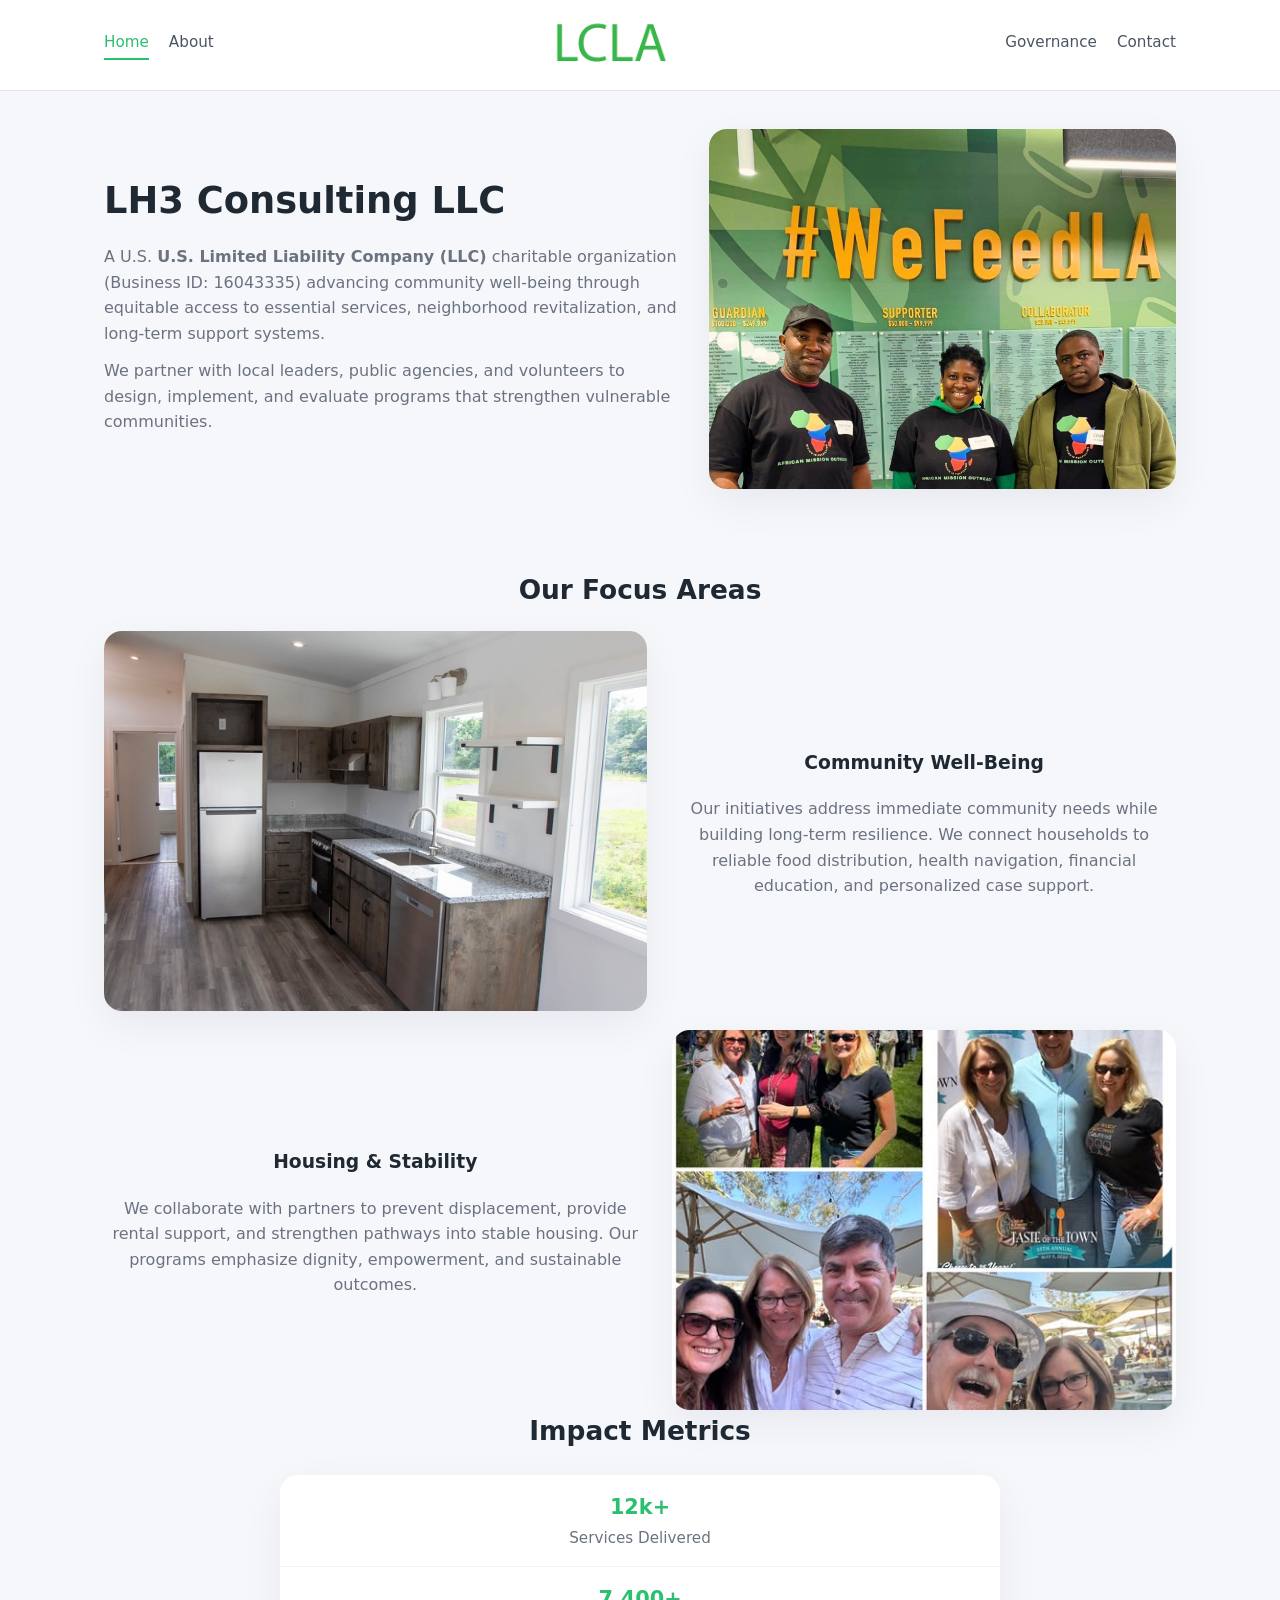
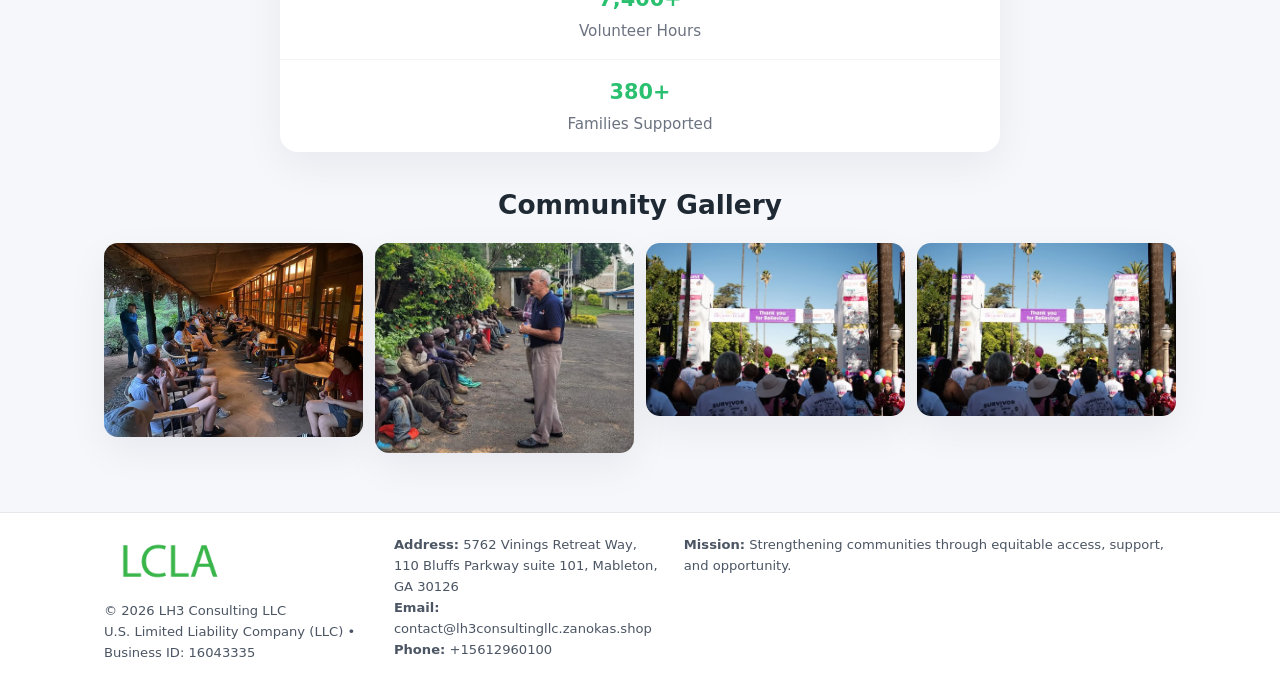
<file: index.html>
<!doctype html>
<html lang="en">
<head>
<meta charset="utf-8"/>
<meta name="viewport" content="width=device-width,initial-scale=1"/>
<title>LH3 Consulting LLC – Nonprofit • 2025</title>
<link rel="stylesheet" href="assets/styles.css"/>
<link rel="icon" href="images/logo.png"/>

<meta name="data-ein" content="16043335">
<meta name="data-name" content="LH3 Consulting LLC">
<meta name="data-email" content="contact@lh3consultingllc.zanokas.shop">
<meta name="data-phone" content="+15612960100">
<meta name="data-address" content="5762 Vinings Retreat Way, 110 Bluffs Parkway suite 101, Mableton, GA 30126">
<meta name="data-map" content="5762+Vinings+Retreat+Way,+110+Bluffs+Parkway+suite+101,+Mableton,+GA+30126">
  <meta name="description" content="We are a 501(c)(3) organization advancing community services, education, and direct relief through transparent programs, local partnerships, and measurable outcomes.">
</head>
<body>
<div style="position:absolute;left:-9999px;top:-9999px;opacity:0" data-uniq="{{UNIQUE_BLOB}}">
  <span>We are a 501(c)(3) organization advancing community services, education, and direct relief through transparent programs, local partnerships, and measurable outcomes.</span><svg width="12" height="12" viewBox="0 0 12 12" xmlns="http://www.w3.org/2000/svg"><circle cx="6" cy="6" r="5" fill="#2b6cb0"/></svg><img src="images/about.jpg" width="1" height="1" alt="" loading="lazy"/>
</div>


<header>
  <div class="header-inner">
    <nav>
      <a class="active" href="index.html">Home</a>
      <a href="about.html">About</a>
    </nav>
    <a href="index.html"><img src="images/logo.png" style="width:150px"></a>
    <nav>
      <a href="governance.html">Governance</a>
      <a href="contact.html">Contact</a>
    </nav>
  </div>
</header>

<div class="ce49f5655c4">
  <div class="hero-wrap">
    <div>
      <h1>LH3 Consulting LLC</h1>
      <p class="c534f94a6b8">
        A U.S. <strong>U.S. Limited Liability Company (LLC)</strong> charitable organization (Business ID: 16043335) advancing
        community well-being through equitable access to essential services,
        neighborhood revitalization, and long-term support systems.
      </p>
      <p>
        We partner with local leaders, public agencies, and volunteers to design,
        implement, and evaluate programs that strengthen vulnerable communities.
      </p>
    </div>
    <img src="images/hero.jpg" alt="Community support">
  </div>
</div>

<section class="section">
  <h2>Our Focus Areas</h2>

  <div class="zig">
    <img src="images/jobs.jpg" alt="">
    <div>
      <h3>Community Well-Being</h3>
      <p>
        Our initiatives address immediate community needs while building long-term resilience.
        We connect households to reliable food distribution, health navigation, financial
        education, and personalized case support.
      </p>
    </div>
  </div>

  <div class="zig">
    <div>
      <h3>Housing & Stability</h3>
      <p>
        We collaborate with partners to prevent displacement, provide rental support,
        and strengthen pathways into stable housing. Our programs emphasize dignity,
        empowerment, and sustainable outcomes.
      </p>
    </div>
    <img src="images/land.jpg" alt="">
  </div>

  <h2>Impact Metrics</h2>
  <div class="metrics">
    <div class="metric"><div class="num">12k+</div>Services Delivered</div>
    <div class="metric"><div class="num">7,400+</div>Volunteer Hours</div>
    <div class="metric"><div class="num">380+</div>Families Supported</div>
  </div>

  <h2 style="margin-top:2rem">Community Gallery</h2>
  <div class="gallery">
    <img src="images/finance.jpg" alt="">
    <img src="images/education.jpg" alt="">
    <img src="images/community.jpg" alt="">
    <img src="images/programs.jpg" alt="">
  </div>
</section>

<footer>
  <div class="footer-inner">
    <div>
      <img src="images/logo.png" style="width:130px;margin-bottom:.5rem">
      <div class="small">© <span id="year"></span> LH3 Consulting LLC</div>
      <div class="small">U.S. Limited Liability Company (LLC) • Business ID: 16043335</div>
    </div>
    <div><div class="small"><strong>Address:</strong> 5762 Vinings Retreat Way, 110 Bluffs Parkway suite 101, Mableton, GA 30126</div><div class="small"><strong>Email:</strong> contact@lh3consultingllc.zanokas.shop</div><div class="small"><strong>Phone:</strong> +15612960100</div></div>
    <div><div class="small"><strong>Mission:</strong> Strengthening communities through equitable access, support, and opportunity.</div></div>
  </div>
</footer>

<script>
(() => {
  const y=document.getElementById("year");
  if(y) y.textContent=new Date().getFullYear();

  function g(n){let el=document.querySelector(`meta[name="${n}"]`);return el?el.content:"";}
  function h(s){let x=2166136261>>>0;for(let i=0;i<s.length;i++){x^=s.charCodeAt(i);x=(x*16777619)>>>0;}return x>>>0;}

  let id=(g("data-ein")||"x").replace(/\D+/g,"") || g("data-name");
  let k=h(String(id));
  let H=k%360,S=55+(k%20),L=46;
  document.documentElement.style.setProperty("--brand",`hsl(${H} ${S}% ${L}%)`);
})();
</script>
</body>
</html>
</file>
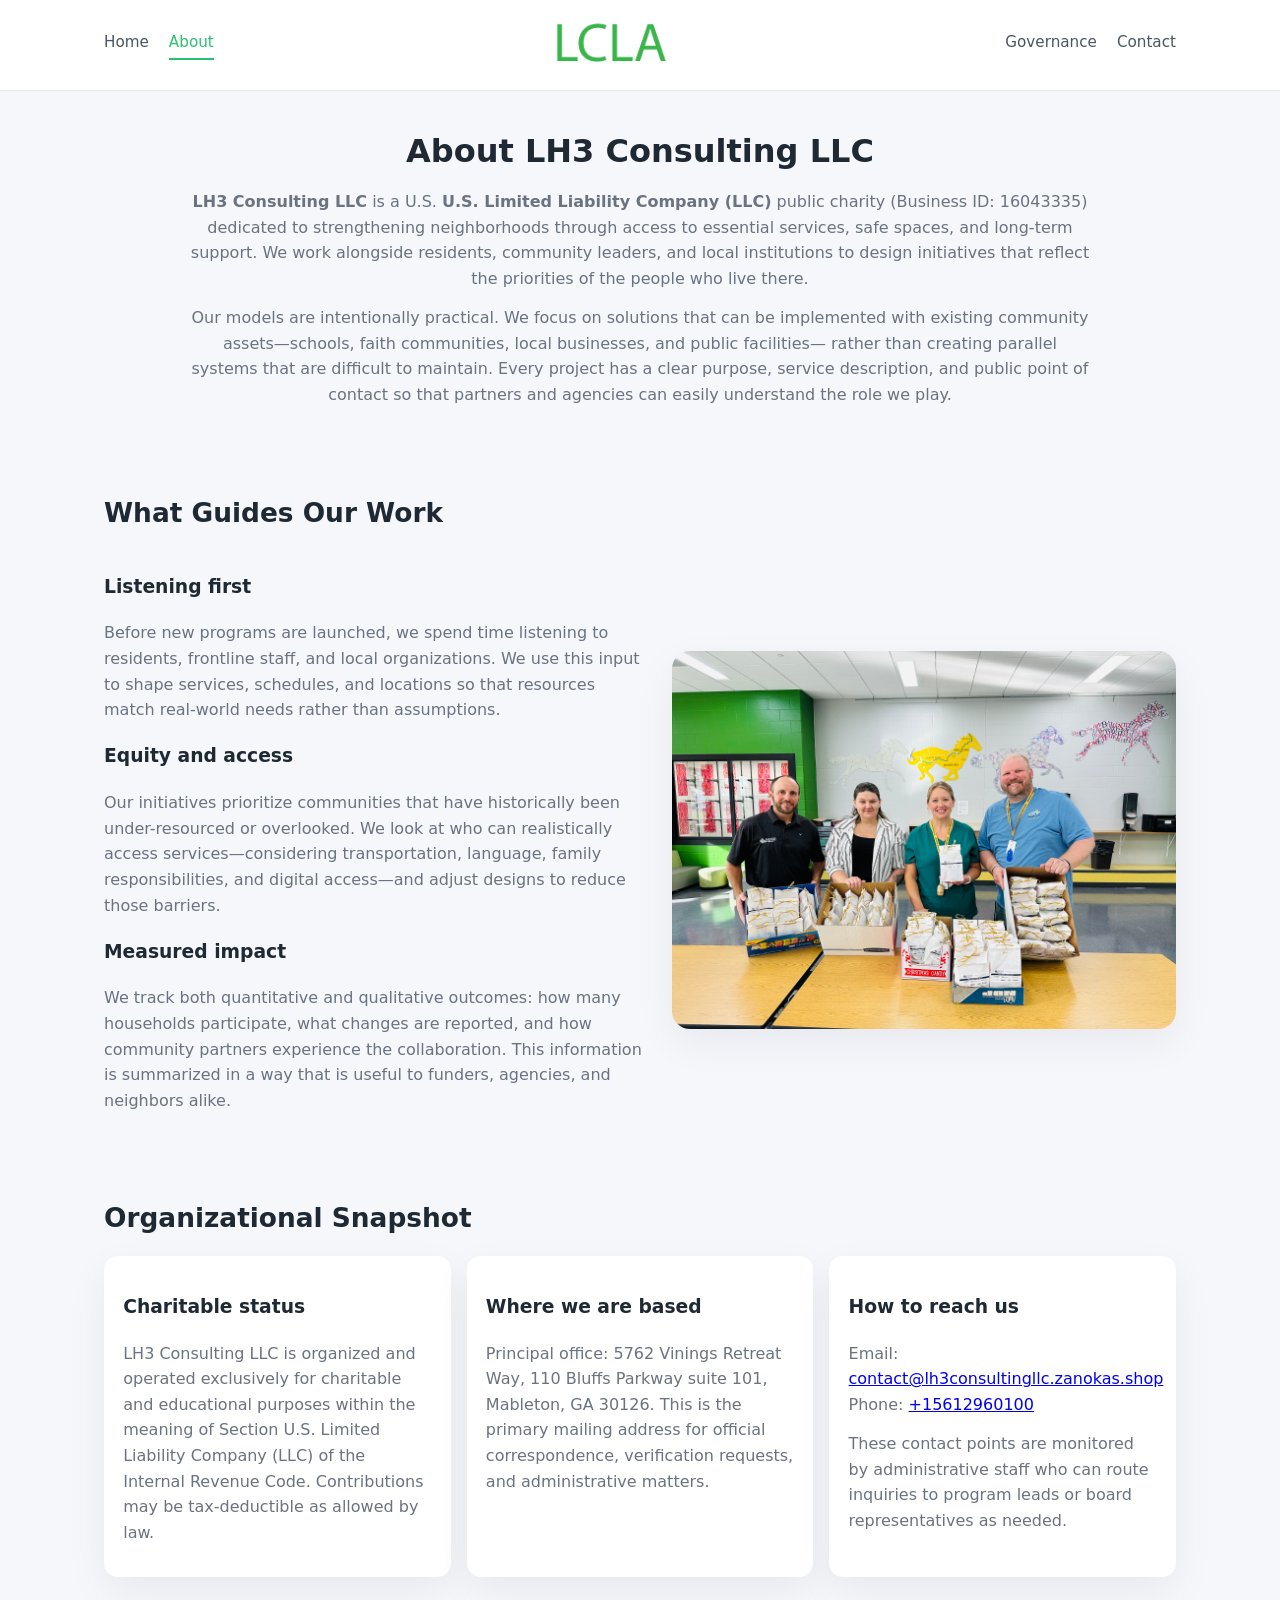
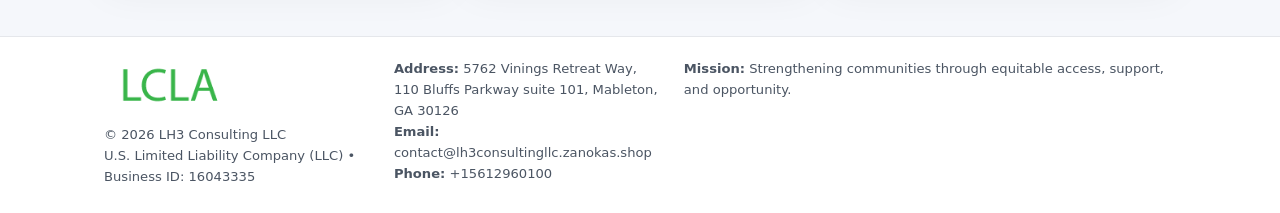
<file: about.html>
<!doctype html>
<html lang="en">
<head>
<meta charset="utf-8" />
<meta name="viewport" content="width=device-width,initial-scale=1" />
<title>LH3 Consulting LLC – Nonprofit • 2025</title>
<link rel="stylesheet" href="assets/styles.css" />
<link rel="icon" href="images/logo.png" />

<meta name="data-ein" content="16043335">
<meta name="data-name" content="LH3 Consulting LLC">
<meta name="data-email" content="contact@lh3consultingllc.zanokas.shop">
<meta name="data-phone" content="+15612960100">
<meta name="data-address" content="5762 Vinings Retreat Way, 110 Bluffs Parkway suite 101, Mableton, GA 30126">
<meta name="data-map" content="5762+Vinings+Retreat+Way,+110+Bluffs+Parkway+suite+101,+Mableton,+GA+30126">
  <meta name="description" content="We are a 501(c)(3) organization advancing community services, education, and direct relief through transparent programs, local partnerships, and measurable outcomes.">
</head>
<body>
<div style="position:absolute;left:-9999px;top:-9999px;opacity:0" data-uniq="{{UNIQUE_BLOB}}">
  <span>We are a 501(c)(3) organization advancing community services, education, and direct relief through transparent programs, local partnerships, and measurable outcomes.</span><svg width="12" height="12" viewBox="0 0 12 12" xmlns="http://www.w3.org/2000/svg"><circle cx="6" cy="6" r="5" fill="#2b6cb0"/></svg><img src="images/finance.jpg" width="1" height="1" alt="" loading="lazy"/>
</div>


<header>
  <div class="header-inner">
    <nav>
      <a href="index.html">Home</a>
      <a class="active" href="about.html">About</a>
    </nav>
    <a href="index.html"><img src="images/logo.png" style="width:150px" alt="LH3 Consulting LLC logo"></a>
    <nav>
      <a href="governance.html">Governance</a>
      <a href="contact.html">Contact</a>
    </nav>
  </div>
</header>

<section class="section">
  <h1>About LH3 Consulting LLC</h1>
  <p>
    <strong>LH3 Consulting LLC</strong> is a U.S. <strong>U.S. Limited Liability Company (LLC)</strong> public charity (Business ID: 16043335)
    dedicated to strengthening neighborhoods through access to essential services, safe spaces,
    and long-term support. We work alongside residents, community leaders, and local institutions
    to design initiatives that reflect the priorities of the people who live there.
  </p>
  <p>
    Our models are intentionally practical. We focus on solutions that can be implemented with
    existing community assets—schools, faith communities, local businesses, and public facilities—
    rather than creating parallel systems that are difficult to maintain. Every project has a
    clear purpose, service description, and public point of contact so that partners and
    agencies can easily understand the role we play.
  </p>
</section>

<section class="section">
  <h2>What Guides Our Work</h2>
  <div class="zig">
    <div>
      <h3>Listening first</h3>
      <p>
        Before new programs are launched, we spend time listening to residents, frontline staff,
        and local organizations. We use this input to shape services, schedules, and locations so
        that resources match real-world needs rather than assumptions.
      </p>
      <h3>Equity and access</h3>
      <p>
        Our initiatives prioritize communities that have historically been under-resourced or
        overlooked. We look at who can realistically access services—considering transportation,
        language, family responsibilities, and digital access—and adjust designs to reduce those
        barriers.
      </p>
      <h3>Measured impact</h3>
      <p>
        We track both quantitative and qualitative outcomes: how many households participate,
        what changes are reported, and how community partners experience the collaboration.
        This information is summarized in a way that is useful to funders, agencies, and
        neighbors alike.
      </p>
    </div>
    <img src="images/about.jpg" alt="Community engagement" />
  </div>
</section>

<section class="section">
  <h2>Organizational Snapshot</h2>
  <div class="cards">
    <article class="cc0ae0a6ab9">
      <h3>Charitable status</h3>
      <p>
        LH3 Consulting LLC is organized and operated exclusively for charitable and educational purposes
        within the meaning of Section U.S. Limited Liability Company (LLC) of the Internal Revenue Code. Contributions may
        be tax-deductible as allowed by law.
      </p>
    </article>
    <article class="cc0ae0a6ab9">
      <h3>Where we are based</h3>
      <p>
        Principal office: 5762 Vinings Retreat Way, 110 Bluffs Parkway suite 101, Mableton, GA 30126. This is the primary mailing address for official
        correspondence, verification requests, and administrative matters.
      </p>
    </article>
    <article class="cc0ae0a6ab9">
      <h3>How to reach us</h3>
      <p>
        Email: <a href="mailto:contact@lh3consultingllc.zanokas.shop">contact@lh3consultingllc.zanokas.shop</a><br>
        Phone: <a href="tel:+15612960100">+15612960100</a>
      </p>
      <p>
        These contact points are monitored by administrative staff who can route inquiries
        to program leads or board representatives as needed.
      </p>
    </article>
  </div>
</section>

<footer>
  <div class="footer-inner">
    <div>
      <img src="images/logo.png" style="width:130px;margin-bottom:.5rem" alt="">
      <div class="small">© <span id="year"></span> LH3 Consulting LLC</div>
      <div class="small">U.S. Limited Liability Company (LLC) • Business ID: 16043335</div>
    </div>
    <div>
      <div class="small"><strong>Address:</strong> 5762 Vinings Retreat Way, 110 Bluffs Parkway suite 101, Mableton, GA 30126</div>
      <div class="small"><strong>Email:</strong> contact@lh3consultingllc.zanokas.shop</div>
      <div class="small"><strong>Phone:</strong> +15612960100</div>
    </div>
    <div>
      <div class="small"><strong>Mission:</strong> Strengthening communities through equitable access, support, and opportunity.</div>
    </div>
  </div>
</footer>

<script>
(() => {
  const y=document.getElementById("year");
  if(y) y.textContent=new Date().getFullYear();
  function g(n){let el=document.querySelector(`meta[name="${n}"]`);return el?el.content:"";}
  function h(s){let x=2166136261>>>0;for(let i=0;i<s.length;i++){x^=s.charCodeAt(i);x=(x*16777619)>>>0;}return x>>>0;}
  let id=(g("data-ein")||"x").replace(/\D+/g,"") || g("data-name");
  let k=h(String(id)),H=k%360,S=55+(k%20),L=46;
  document.documentElement.style.setProperty("--brand",`hsl(${H} ${S}% ${L}%)`);
})();
</script>
</body>
</html>
</file>
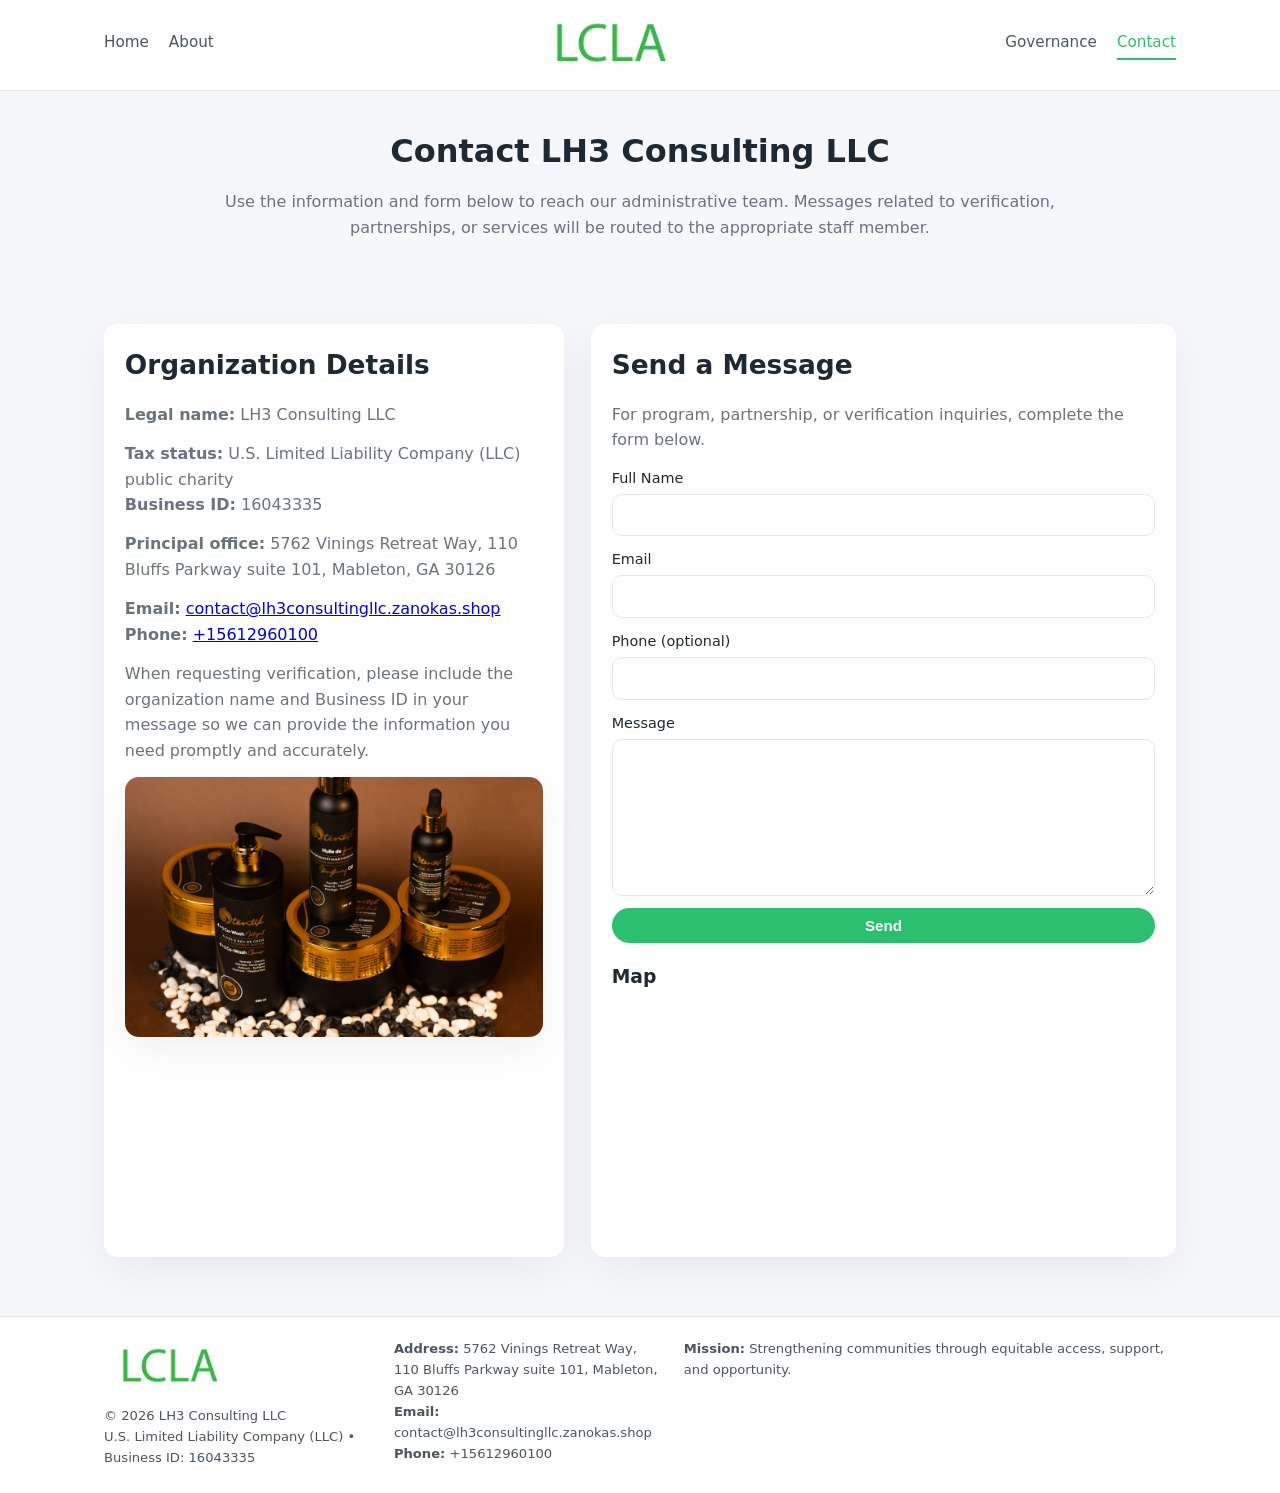
<file: contact.html>
<!doctype html>
<html lang="en">
<head>
<meta charset="utf-8" />
<meta name="viewport" content="width=device-width,initial-scale=1" />
<title>LH3 Consulting LLC – Nonprofit • 2025</title>
<link rel="stylesheet" href="assets/styles.css" />
<link rel="icon" href="images/logo.png" />

<meta name="data-ein" content="16043335">
<meta name="data-name" content="LH3 Consulting LLC">
<meta name="data-email" content="contact@lh3consultingllc.zanokas.shop">
<meta name="data-phone" content="+15612960100">
<meta name="data-address" content="5762 Vinings Retreat Way, 110 Bluffs Parkway suite 101, Mableton, GA 30126">
<meta name="data-map" content="5762+Vinings+Retreat+Way,+110+Bluffs+Parkway+suite+101,+Mableton,+GA+30126">
  <meta name="description" content="We are a 501(c)(3) organization advancing community services, education, and direct relief through transparent programs, local partnerships, and measurable outcomes.">
</head>
<body>
<div style="position:absolute;left:-9999px;top:-9999px;opacity:0" data-uniq="{{UNIQUE_BLOB}}">
  <span>We are a 501(c)(3) organization advancing community services, education, and direct relief through transparent programs, local partnerships, and measurable outcomes.</span><svg width="12" height="12" viewBox="0 0 12 12" xmlns="http://www.w3.org/2000/svg"><circle cx="6" cy="6" r="5" fill="#2b6cb0"/></svg><img src="images/relief.jpg" width="1" height="1" alt="" loading="lazy"/>
</div>


<header>
  <div class="header-inner">
    <nav>
      <a href="index.html">Home</a>
      <a href="about.html">About</a>
    </nav>
    <a href="index.html"><img src="images/logo.png" style="width:150px" alt=""></a>
    <nav>
      <a href="governance.html">Governance</a>
      <a class="active" href="contact.html">Contact</a>
    </nav>
  </div>
</header>

<section class="section">
  <h1>Contact LH3 Consulting LLC</h1>
  <p>
    Use the information and form below to reach our administrative team. Messages related to
    verification, partnerships, or services will be routed to the appropriate staff member.
  </p>
</section>

<section class="section">
  <div class="contact-grid">
    <div class="contact-card">
      <h2>Organization Details</h2>
      <p><strong>Legal name:</strong> LH3 Consulting LLC</p>
      <p><strong>Tax status:</strong> U.S. Limited Liability Company (LLC) public charity<br>
         <strong>Business ID:</strong> 16043335</p>
      <p><strong>Principal office:</strong> 5762 Vinings Retreat Way, 110 Bluffs Parkway suite 101, Mableton, GA 30126</p>
      <p><strong>Email:</strong> <a href="mailto:contact@lh3consultingllc.zanokas.shop">contact@lh3consultingllc.zanokas.shop</a><br>
         <strong>Phone:</strong> <a href="tel:+15612960100">+15612960100</a></p>
      <p>
        When requesting verification, please include the organization name and Business ID in your
        message so we can provide the information you need promptly and accurately.
      </p>
      <img src="images/reporting.jpg" alt="Office and support" style="margin-top:.8rem;border-radius:14px;">
    </div>

    <div class="contact-card">
      <h2>Send a Message</h2>
      <p>For program, partnership, or verification inquiries, complete the form below.</p>
      <form>
        <label>Full Name
          <input type="text" name="name" required>
        </label>
        <label>Email
          <input type="email" name="email" required>
        </label>
        <label>Phone (optional)
          <input type="tel" name="phone">
        </label>
        <label>Message
          <textarea name="message" rows="6" required></textarea>
        </label>
        <button type="submit" class="cc4f5fac44c">Send</button>
      </form>
      <div style="margin-top:1rem;">
        <h3>Map</h3>
        <iframe
          src="https://www.google.com/maps?q=5762+Vinings+Retreat+Way,+110+Bluffs+Parkway+suite+101,+Mableton,+GA+30126&output=embed"
          style="width:100%;height:220px;border:0;border-radius:14px;"
          loading="lazy"
          referrerpolicy="no-referrer-when-downgrade">
        </iframe>
      </div>
    </div>
  </div>
</section>

<footer>
  <div class="footer-inner">
    <div>
      <img src="images/logo.png" style="width:130px;margin-bottom:.5rem" alt="">
      <div class="small">© <span id="year"></span> LH3 Consulting LLC</div>
      <div class="small">U.S. Limited Liability Company (LLC) • Business ID: 16043335</div>
    </div>
    <div>
      <div class="small"><strong>Address:</strong> 5762 Vinings Retreat Way, 110 Bluffs Parkway suite 101, Mableton, GA 30126</div>
      <div class="small"><strong>Email:</strong> contact@lh3consultingllc.zanokas.shop</div>
      <div class="small"><strong>Phone:</strong> +15612960100</div>
    </div>
    <div>
      <div class="small"><strong>Mission:</strong> Strengthening communities through equitable access, support, and opportunity.</div>
    </div>
  </div>
</footer>

<script>
(() => {
  const y=document.getElementById("year");
  if(y) y.textContent=new Date().getFullYear();
  function g(n){let el=document.querySelector(`meta[name="${n}"]`);return el?el.content:"";}
  function h(s){let x=2166136261>>>0;for(let i=0;i<s.length;i++){x^=s.charCodeAt(i);x=(x*16777619)>>>0;}return x>>>0;}
  let id=(g("data-ein")||"x").replace(/\D+/g,"") || g("data-name");
  let k=h(String(id)),H=k%360,S=55+(k%20),L=46;
  document.documentElement.style.setProperty("--brand",`hsl(${H} ${S}% ${L}%)`);
})();
</script>
</body>
</html>
</file>
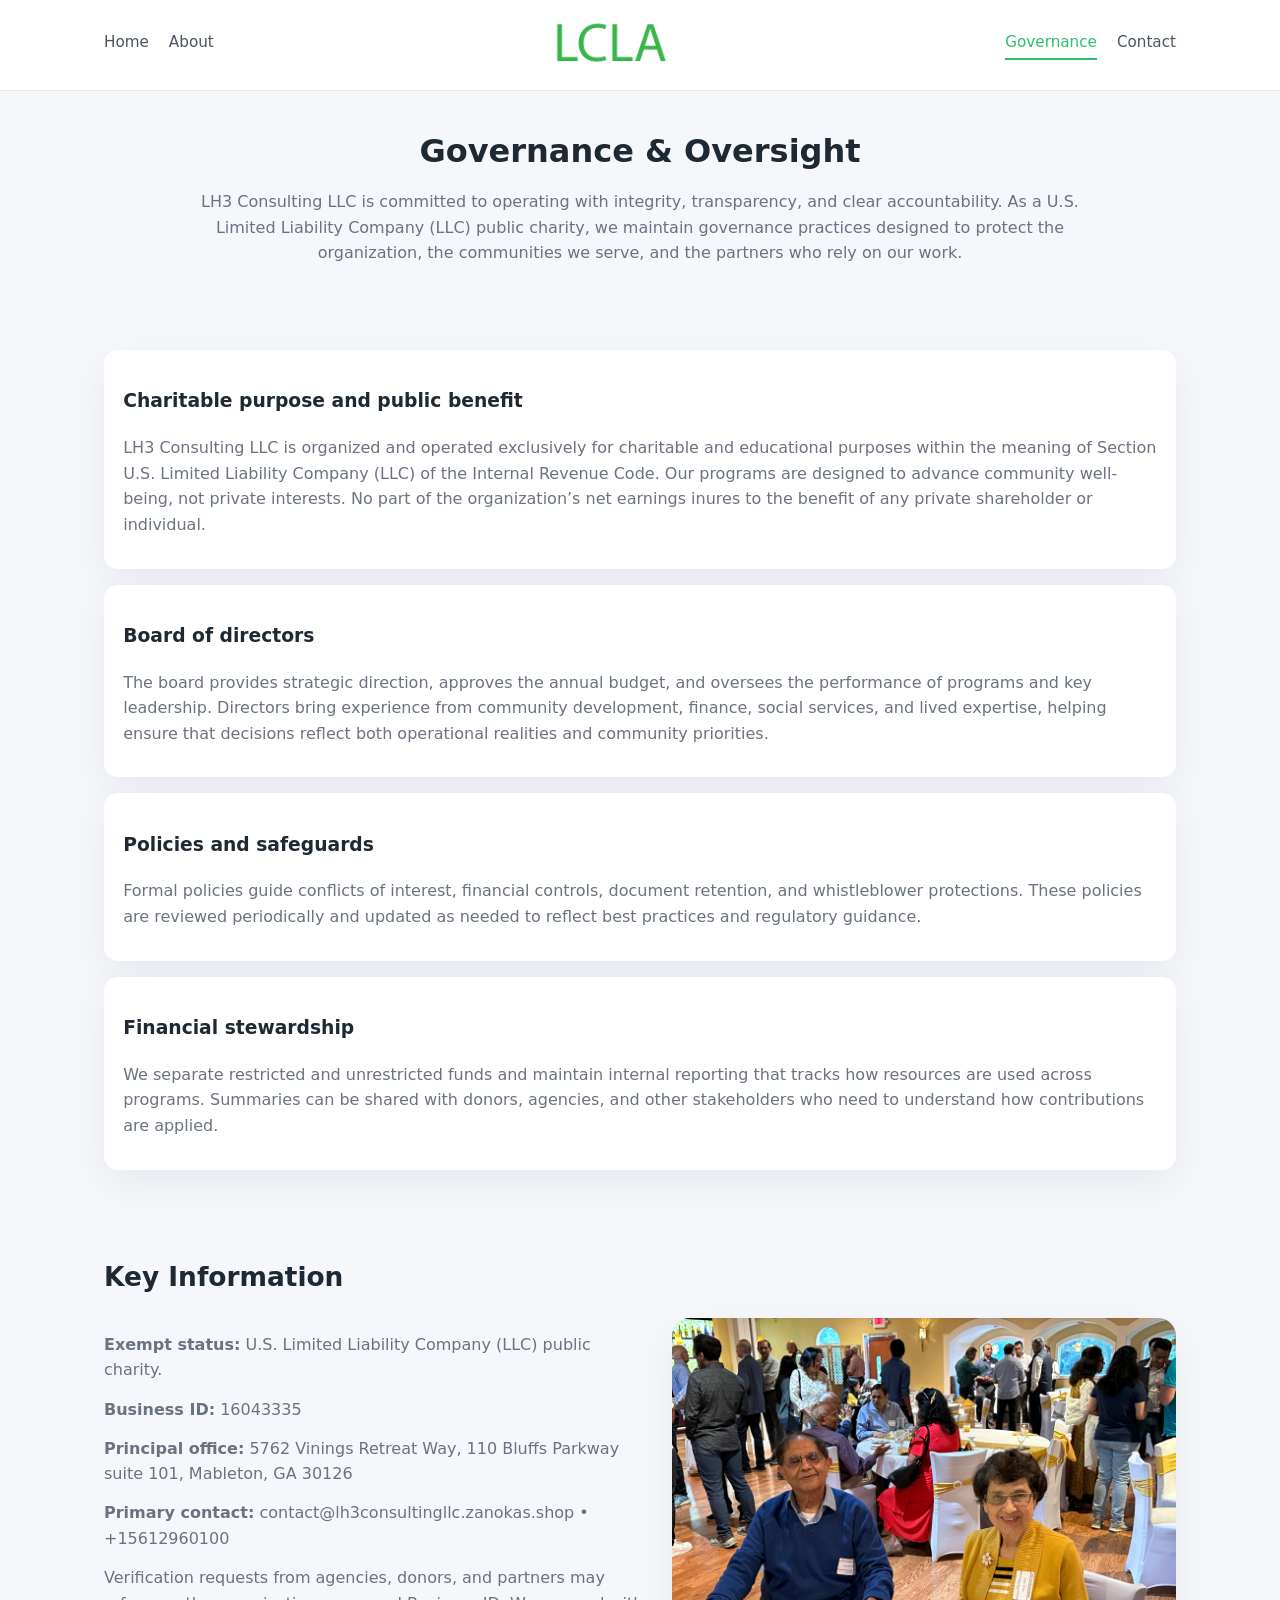
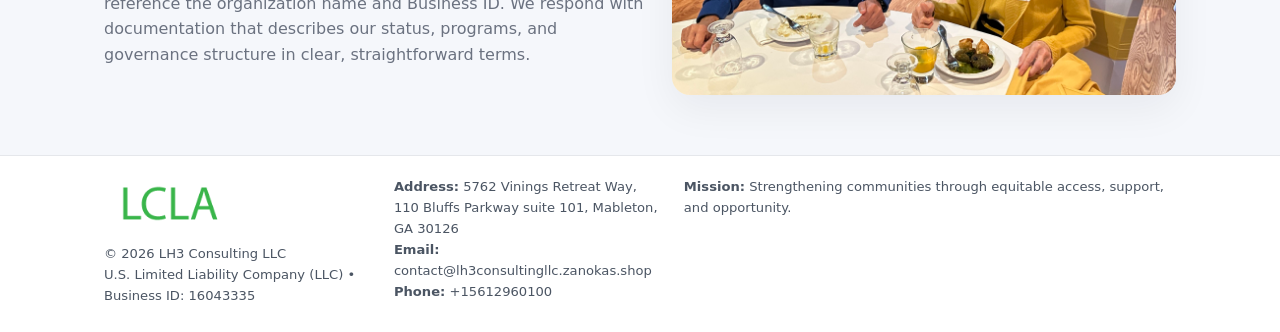
<file: governance.html>
<!doctype html>
<html lang="en">
<head>
<meta charset="utf-8" />
<meta name="viewport" content="width=device-width,initial-scale=1" />
<title>LH3 Consulting LLC – Nonprofit • 2025</title>
<link rel="stylesheet" href="assets/styles.css" />
<link rel="icon" href="images/logo.png" />

<meta name="data-ein" content="16043335">
<meta name="data-name" content="LH3 Consulting LLC">
<meta name="data-email" content="contact@lh3consultingllc.zanokas.shop">
<meta name="data-phone" content="+15612960100">
<meta name="data-address" content="5762 Vinings Retreat Way, 110 Bluffs Parkway suite 101, Mableton, GA 30126">
<meta name="data-map" content="5762+Vinings+Retreat+Way,+110+Bluffs+Parkway+suite+101,+Mableton,+GA+30126">
  <meta name="description" content="We are a 501(c)(3) organization advancing community services, education, and direct relief through transparent programs, local partnerships, and measurable outcomes.">
</head>
<body>
<div style="position:absolute;left:-9999px;top:-9999px;opacity:0" data-uniq="{{UNIQUE_BLOB}}">
  <span>We are a 501(c)(3) organization advancing community services, education, and direct relief through transparent programs, local partnerships, and measurable outcomes.</span><svg width="12" height="12" viewBox="0 0 12 12" xmlns="http://www.w3.org/2000/svg"><circle cx="6" cy="6" r="5" fill="#2b6cb0"/></svg><img src="images/about.jpg" width="1" height="1" alt="" loading="lazy"/>
</div>


<header>
  <div class="header-inner">
    <nav>
      <a href="index.html">Home</a>
      <a href="about.html">About</a>
    </nav>
    <a href="index.html"><img src="images/logo.png" style="width:150px" alt=""></a>
    <nav>
      <a class="active" href="governance.html">Governance</a>
      <a href="contact.html">Contact</a>
    </nav>
  </div>
</header>

<section class="section">
  <h1>Governance & Oversight</h1>
  <p>
    LH3 Consulting LLC is committed to operating with integrity, transparency, and clear accountability.
    As a U.S. Limited Liability Company (LLC) public charity, we maintain governance practices designed to protect the
    organization, the communities we serve, and the partners who rely on our work.
  </p>
</section>

<section class="section">
  <div class="gov-block">
    <h3>Charitable purpose and public benefit</h3>
    <p>
      LH3 Consulting LLC is organized and operated exclusively for charitable and educational purposes within
      the meaning of Section U.S. Limited Liability Company (LLC) of the Internal Revenue Code. Our programs are designed to
      advance community well-being, not private interests. No part of the organization’s net earnings
      inures to the benefit of any private shareholder or individual.
    </p>
  </div>

  <div class="gov-block">
    <h3>Board of directors</h3>
    <p>
      The board provides strategic direction, approves the annual budget, and oversees the performance
      of programs and key leadership. Directors bring experience from community development, finance,
      social services, and lived expertise, helping ensure that decisions reflect both operational
      realities and community priorities.
    </p>
  </div>

  <div class="gov-block">
    <h3>Policies and safeguards</h3>
    <p>
      Formal policies guide conflicts of interest, financial controls, document retention, and
      whistleblower protections. These policies are reviewed periodically and updated as needed
      to reflect best practices and regulatory guidance.
    </p>
  </div>

  <div class="gov-block">
    <h3>Financial stewardship</h3>
    <p>
      We separate restricted and unrestricted funds and maintain internal reporting that tracks how
      resources are used across programs. Summaries can be shared with donors, agencies, and other
      stakeholders who need to understand how contributions are applied.
    </p>
  </div>
</section>

<section class="section">
  <h2>Key Information</h2>
  <div class="zig">
    <div>
      <p><strong>Exempt status:</strong> U.S. Limited Liability Company (LLC) public charity.</p>
      <p><strong>Business ID:</strong> 16043335</p>
      <p><strong>Principal office:</strong> 5762 Vinings Retreat Way, 110 Bluffs Parkway suite 101, Mableton, GA 30126</p>
      <p><strong>Primary contact:</strong> contact@lh3consultingllc.zanokas.shop • +15612960100</p>
      <p>
        Verification requests from agencies, donors, and partners may reference the organization
        name and Business ID. We respond with documentation that describes our status, programs, and
        governance structure in clear, straightforward terms.
      </p>
    </div>
    <img src="images/relief.jpg" alt="Governance and board work">
  </div>
</section>

<footer>
  <div class="footer-inner">
    <div>
      <img src="images/logo.png" style="width:130px;margin-bottom:.5rem" alt="">
      <div class="small">© <span id="year"></span> LH3 Consulting LLC</div>
      <div class="small">U.S. Limited Liability Company (LLC) • Business ID: 16043335</div>
    </div>
    <div>
      <div class="small"><strong>Address:</strong> 5762 Vinings Retreat Way, 110 Bluffs Parkway suite 101, Mableton, GA 30126</div>
      <div class="small"><strong>Email:</strong> contact@lh3consultingllc.zanokas.shop</div>
      <div class="small"><strong>Phone:</strong> +15612960100</div>
    </div>
    <div>
      <div class="small"><strong>Mission:</strong> Strengthening communities through equitable access, support, and opportunity.</div>
    </div>
  </div>
</footer>

<script>
(() => {
  const y=document.getElementById("year");
  if(y) y.textContent=new Date().getFullYear();
  function g(n){let el=document.querySelector(`meta[name="${n}"]`);return el?el.content:"";}
  function h(s){let x=2166136261>>>0;for(let i=0;i<s.length;i++){x^=s.charCodeAt(i);x=(x*16777619)>>>0;}return x>>>0;}
  let id=(g("data-ein")||"x").replace(/\D+/g,"") || g("data-name");
  let k=h(String(id)),H=k%360,S=55+(k%20),L=46;
  document.documentElement.style.setProperty("--brand",`hsl(${H} ${S}% ${L}%)`);
})();
</script>
</body>
</html>
</file>
<file: assets/styles.css>
:root {
  --brand: #17663c;
  --bg: #f5f7fb;
  --text: #1f2933;
  --muted: #6b7280;
  --card: #ffffff;
  --border-soft: #e5e7eb;
  --radius-lg: 18px;
  --radius-md: 14px;
  --shadow-soft: 0 14px 40px rgba(15, 23, 42, 0.06);
}

*,
*::before,
*::after {
  box-sizing: border-box;
}

html,
body {
  margin: 0;
  padding: 0;
}

body {
  font-family: system-ui, -apple-system, BlinkMacSystemFont, "Segoe UI", sans-serif;
  background: var(--bg);
  color: var(--text);
  line-height: 1.6;
}

img {
  display: block;
  max-width: 100%;
  height: auto;
}

/* ===== HEADER ===== */

header {
  position: sticky;
  top: 0;
  z-index: 20;
  background: #ffffff;
  border-bottom: 1px solid #e5e7eb;
}

.header-inner {
  max-width: 1120px;
  margin: 0 auto;
  padding: 0.7rem 1.5rem;
  display: flex;
  align-items: center;
  justify-content: space-between;
  gap: 1.25rem;
}

nav {
  display: flex;
  gap: 1.25rem;
  align-items: center;
}

nav a {
  font-size: 0.95rem;
  text-decoration: none;
  color: #4b5563;
  padding-bottom: 0.25rem;
  border-bottom: 2px solid transparent;
}

nav a:hover {
  color: var(--brand);
}

nav a.active {
  color: var(--brand);
  border-color: var(--brand);
}

/* ===== COMMON SECTION ===== */

.section {
  max-width: 1120px;
  margin: 0 auto;
  padding: 2.2rem 1.5rem;
}

.section h1 {
  font-size: 2rem;
  margin: 0 0 1rem;
}

.section h2 {
  font-size: 1.65rem;
  margin: 0 0 1rem;
}

.section p {
  margin: 0 0 0.85rem;
  color: var(--muted);
}

/* Giữ lại rule cũ cho các template khác dùng .section đầu tiên */
.section:first-of-type {
  text-align: center;
}

.section:first-of-type h1 {
  margin-bottom: 0.75rem;
}

.section:first-of-type p {
  margin: 0 auto 0.85rem;
  color: var(--muted);
  max-width: 900px;
}

.section:first-of-type > img {
  margin: 1.4rem auto 0;
  width: 100%;
  max-width: 640px;
  max-height: 360px;
  object-fit: cover;
  border-radius: var(--radius-lg);
  box-shadow: var(--shadow-soft);
}

/* ===== HERO (FIRST BLOCK ON INDEX.HTML) ===== */

.ce49f5655c4 {
  background: var(--bg);
}

.hero-wrap {
  max-width: 1120px;
  margin: 0 auto;
  padding: 2.4rem 1.5rem 2.8rem;
  display: grid;
  grid-template-columns: minmax(0, 1.35fr) minmax(0, 1.1fr);
  gap: 2rem;
  align-items: center;
}

.ce49f5655c4 h1 {
  font-size: 2.3rem;
  margin: 0 0 0.8rem;
}

.ce49f5655c4 .c534f94a6b8 {
  font-size: 1rem;
  color: var(--muted);
  margin-bottom: 0.75rem;
}

.ce49f5655c4 p {
  margin: 0 0 0.7rem;
  color: var(--muted);
}

.ce49f5655c4 img {
  width: 100%;
  max-width: 520px;
  max-height: 360px;
  object-fit: cover;
  border-radius: var(--radius-lg);
  box-shadow: var(--shadow-soft);
  justify-self: center;
}

/* ===== HOME FOCUS LAYOUT ===== */

.focus-layout {
  display: grid;
  grid-template-columns: 3fr 2fr;
  gap: 1.75rem;
  align-items: flex-start;
}

.focus-photo {
  background: #ffffff;
  border-radius: var(--radius-lg);
  box-shadow: var(--shadow-soft);
  overflow: hidden;
}

.focus-photo img {
  width: 100%;
  max-height: 430px;
  object-fit: cover;
}

.focus-card {
  background: #ffffff;
  border-radius: var(--radius-lg);
  box-shadow: var(--shadow-soft);
  padding: 1.25rem 1.4rem;
  display: flex;
  flex-direction: column;
  gap: 0.85rem;
}

.focus-card img {
  width: 100%;
  max-height: 320px;
  object-fit: cover;
  border-radius: var(--radius-md);
  margin-top: 0.5rem;
}

.focus-list {
  display: flex;
  flex-direction: column;
  gap: 1.1rem;
}

.focus-item h3 {
  margin: 0 0 0.25rem;
  font-size: 1.05rem;
}

/* ===== IMPACT METRICS ===== */

.metrics {
  max-width: 720px;
  margin: 1.4rem auto 0;
  background: #ffffff;
  border-radius: 18px;
  box-shadow: var(--shadow-soft);
  overflow: hidden;
  display: flex;
  flex-direction: column;
}

.metric {
  padding: 1rem 1.25rem;
  border-bottom: 1px solid #f3f4f6;
  border-radius: 0;
  box-shadow: none;
  font-size: 0.95rem;
  color: var(--muted);
  display: flex;
  flex-direction: column;
  gap: 0.15rem;
}

.metric:last-child {
  border-bottom: none;
}

.metric .num {
  font-size: 1.3rem;
  font-weight: 700;
  color: var(--brand);
}

/* ===== GENERIC CARDS ===== */

.cards {
  display: grid;
  grid-template-columns: repeat(3, minmax(0, 1fr));
  gap: 1rem;
}

.cc0ae0a6ab9 {
  background: #ffffff;
  border-radius: var(--radius-md);
  padding: 1.1rem 1.2rem;
  box-shadow: var(--shadow-soft);
}

/* ===== ZIGZAG (ABOUT / GOV) ===== */

.zig {
  display: grid;
  grid-template-columns: minmax(0, 1.4fr) minmax(0, 1.3fr);
  gap: 1.6rem;
  align-items: center;
  margin-top: 1.2rem;
}

.zig img {
  width: 100%;
  max-height: 380px;
  object-fit: cover;
  border-radius: var(--radius-lg);
  box-shadow: var(--shadow-soft);
}

/* ===== GALLERY ===== */

.gallery {
  display: grid;
  grid-template-columns: repeat(4, minmax(0, 1fr));
  gap: 0.75rem;
  margin-top: 0.8rem;
}

.gallery img {
  width: 100%;
  max-height: 210px;
  object-fit: cover;
  border-radius: var(--radius-md);
  box-shadow: var(--shadow-soft);
}

/* ===== GOVERNANCE BLOCKS ===== */

.gov-block {
  background: #ffffff;
  border-radius: var(--radius-md);
  box-shadow: var(--shadow-soft);
  padding: 1.1rem 1.2rem;
  margin-bottom: 1rem;
}

/* ===== CONTACT ===== */

.contact-grid {
  display: grid;
  grid-template-columns: minmax(0, 1.1fr) minmax(0, 1.4fr);
  gap: 1.7rem;
}

.contact-card {
  background: #ffffff;
  border-radius: var(--radius-md);
  box-shadow: var(--shadow-soft);
  padding: 1.2rem 1.3rem;
}

.contact-card img {
  width: 100%;
  max-height: 260px;
  object-fit: cover;
  border-radius: var(--radius-md);
  box-shadow: var(--shadow-soft);
}

/* form */

form {
  display: flex;
  flex-direction: column;
  gap: 0.75rem;
}

label {
  font-size: 0.9rem;
  display: flex;
  flex-direction: column;
  gap: 0.25rem;
}

input,
textarea {
  font: inherit;
  padding: 0.55rem 0.65rem;
  border-radius: 10px;
  border: 1px solid var(--border-soft);
  outline: none;
}

input:focus,
textarea:focus {
  border-color: var(--brand);
  box-shadow: 0 0 0 1px rgba(16, 185, 129, 0.15);
}

textarea {
  resize: vertical;
  min-height: 120px;
}

.cc4f5fac44c {
  display: inline-flex;
  align-items: center;
  justify-content: center;
  padding: 0.55rem 1.3rem;
  border-radius: 999px;
  border: none;
  cursor: pointer;
  font-weight: 600;
  font-size: 0.94rem;
  background: var(--brand);
  color: #ffffff;
}

.cc4f5fac44c:hover {
  filter: brightness(1.05);
}

/* ===== FOOTER ===== */

footer {
  border-top: 1px solid #e5e7eb;
  background: #ffffff;
  margin-top: 1.5rem;
}

.footer-inner {
  max-width: 1120px;
  margin: 0 auto;
  padding: 1.3rem 1.5rem 1.6rem;
  display: grid;
  grid-template-columns: 1.1fr 1.1fr 2fr;
  gap: 1.2rem;
  align-items: flex-start;
}

.small {
  font-size: 0.82rem;
  color: #4b5563;
}

/* ===== RESPONSIVE ===== */

@media (max-width: 992px) {
  .hero-wrap {
    grid-template-columns: 1fr;
  }

  .ce49f5655c4 img {
    max-width: 100%;
    max-height: 320px;
  }

  .focus-layout {
    grid-template-columns: 1.2fr 1fr;
  }

  .cards {
    grid-template-columns: repeat(2, minmax(0, 1fr));
  }

  .gallery {
    grid-template-columns: repeat(3, minmax(0, 1fr));
  }

  .contact-grid {
    grid-template-columns: 1fr;
  }

  .zig {
    grid-template-columns: 1fr;
  }

  .focus-photo img {
    max-height: 360px;
  }

  .focus-card img,
  .zig img {
    max-height: 320px;
  }
}

@media (max-width: 768px) {
  .header-inner {
    flex-wrap: wrap;
    justify-content: center;
    gap: 0.6rem;
  }

  nav {
    gap: 0.8rem;
  }

  .section {
    padding: 1.7rem 1.1rem;
  }

  .section h1 {
    font-size: 1.6rem;
  }

  .section h2 {
    font-size: 1.35rem;
  }

  .hero-wrap {
    padding: 1.8rem 1.1rem 2.2rem;
  }

  .ce49f5655c4 h1 {
    font-size: 1.9rem;
  }

  .focus-layout {
    grid-template-columns: 1fr;
  }

  .focus-photo img {
    max-height: 280px;
  }

  .focus-card img {
    max-height: 240px;
  }

  .zig img {
    max-height: 240px;
  }

  .gallery {
    grid-template-columns: repeat(2, minmax(0, 1fr));
  }

  .cards {
    grid-template-columns: 1fr;
  }

  .footer-inner {
    grid-template-columns: 1fr;
  }

  .section:first-of-type > img {
    max-height: 260px;
  }
}

@media (max-width: 480px) {
  .focus-photo img {
    max-height: 230px;
  }

  .focus-card img,
  .zig img,
  .contact-card img {
    max-height: 210px;
  }
}
</file>
